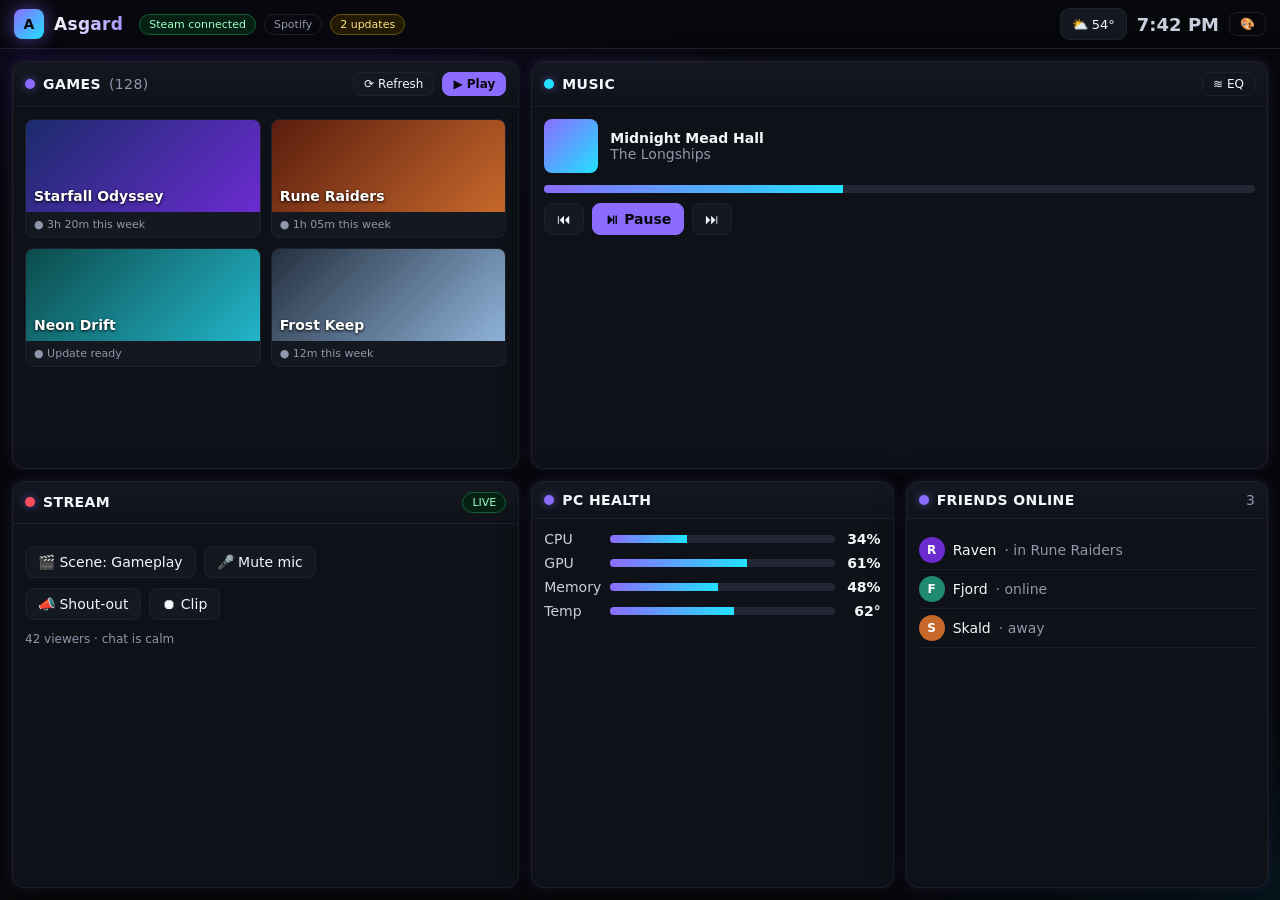
<file: static/preview.html>
<!doctype html>
<!-- Asgard Theme Studio - Created November 22, 2026 by The_Mead_Maker & Odin.
     Copyright (c) 2026 The_Mead_Maker & Odin. MIT License, see LICENSE. Keep this notice.
     The live preview: a pretend Asgard (or Valhalla) screen with made-up content, drawn with the same theme-kit files the
     real apps use. Nothing here is real data. -->
<html lang="en">
<head>
<meta charset="utf-8">
<title>Preview</title>
<link rel="stylesheet" href="preview.css">
<link rel="stylesheet" href="theme-kit.css">
<script src="theme-kit.js"></script>
</head>
<body class="mode-asgard">
  <header class="topbar">
    <div class="brand"><span class="logo" aria-hidden="true"><span class="logo-a only-asgard">A</span><span class="only-valhalla">ᛟ</span></span><span class="brand-name only-asgard" data-text="Asgard">Asgard</span><span class="brand-name only-valhalla">Valhalla</span></div>
    <div class="top-status">
      <span class="pill ok only-asgard">Steam connected</span><span class="pill only-asgard">Spotify</span><span class="pill warn only-asgard">2 updates</span>
      <span class="pill ok only-valhalla">All doors locked</span><span class="pill only-valhalla">Garage closed</span>
    </div>
    <div class="top-actions"><span class="hdr-chip only-valhalla">🎨 Scene</span><span class="hdr-chip">⛅ 54°</span><span class="clock">7:42 PM</span><button type="button" class="btn small ghost">🎨</button></div>
  </header>

  <main class="grid only-asgard">
    <section class="panel p-games">
      <div class="panel-head"><h2><span class="dot steam"></span>Games <span class="count">(128)</span></h2><div class="head-actions"><button type="button" class="btn small">⟳ Refresh</button><button type="button" class="btn small primary">▶ Play</button></div></div>
      <div class="panel-body">
        <div class="tiles">
          <div class="tile"><div class="cover c1">Starfall Odyssey</div><span class="gs-line">● 3h 20m this week</span></div>
          <div class="tile"><div class="cover c2">Rune Raiders</div><span class="gs-line">● 1h 05m this week</span></div>
          <div class="tile"><div class="cover c3">Neon Drift</div><span class="gs-line">● Update ready</span></div>
          <div class="tile"><div class="cover c4">Frost Keep</div><span class="gs-line">● 12m this week</span></div>
        </div>
      </div>
    </section>
    <section class="panel p-music">
      <div class="panel-head"><h2><span class="dot music"></span>Music</h2><div class="head-actions"><button type="button" class="btn small ghost">≋ EQ</button></div></div>
      <div class="panel-body">
        <div class="np"><div class="art"></div><div><b>Midnight Mead Hall</b><div class="muted">The Longships</div></div></div>
        <div class="bar"><i style="width:42%"></i></div>
        <div class="row"><button type="button" class="btn">⏮</button><button type="button" class="btn primary">⏯ Pause</button><button type="button" class="btn">⏭</button></div>
      </div>
    </section>
    <section class="panel p-stream">
      <div class="panel-head"><h2><span class="dot live"></span>Stream</h2><div class="head-actions"><span class="pill ok">LIVE</span></div></div>
      <div class="panel-body">
        <div class="row"><button type="button" class="btn">🎬 Scene: Gameplay</button><button type="button" class="btn">🎤 Mute mic</button></div>
        <div class="row"><button type="button" class="btn">📣 Shout-out</button><button type="button" class="btn">⏺ Clip</button></div>
        <p class="muted small">42 viewers · chat is calm</p>
      </div>
    </section>
    <section class="panel p-health">
      <div class="panel-head"><h2><span class="dot pc"></span>PC health</h2></div>
      <div class="panel-body">
        <div class="meter"><span>CPU</span><div class="bar"><i style="width:34%"></i></div><b>34%</b></div>
        <div class="meter"><span>GPU</span><div class="bar"><i style="width:61%"></i></div><b>61%</b></div>
        <div class="meter"><span>Memory</span><div class="bar"><i style="width:48%"></i></div><b>48%</b></div>
        <div class="meter"><span>Temp</span><div class="bar"><i style="width:55%"></i></div><b>62°</b></div>
      </div>
    </section>
    <section class="panel p-friends">
      <div class="panel-head"><h2><span class="dot chat"></span>Friends online</h2><div class="head-actions"><span class="count">3</span></div></div>
      <div class="panel-body">
        <div class="friend"><span class="av a1">R</span>Raven <span class="muted">· in Rune Raiders</span></div>
        <div class="friend"><span class="av a2">F</span>Fjord <span class="muted">· online</span></div>
        <div class="friend"><span class="av a3">S</span>Skald <span class="muted">· away</span></div>
      </div>
    </section>
  </main>

  <main class="grid vgrid only-valhalla">
    <section class="panel">
      <div class="panel-head"><h2><span class="dot lights"></span>Lights <span class="count">(6)</span></h2><div class="head-actions"><button type="button" class="btn small ghost">🎨 Scene colors</button><button type="button" class="btn small ghost">All off</button></div></div>
      <div class="panel-body"><div class="lights">
        <button type="button" class="btn light on">💡 Kitchen</button><button type="button" class="btn light on">💡 Living room</button><button type="button" class="btn light">💡 Porch</button>
        <button type="button" class="btn light">💡 Hallway</button><button type="button" class="btn light on">💡 Office</button><button type="button" class="btn light">💡 Garage</button></div></div>
    </section>
    <section class="panel">
      <div class="panel-head"><h2><span class="dot garage"></span>Garage</h2><div class="head-actions"><span class="pill ok">Closed</span></div></div>
      <div class="panel-body"><div class="garage">🚗</div><button type="button" class="btn big primary">Open garage</button></div>
    </section>
    <section class="panel">
      <div class="panel-head"><h2><span class="dot cal"></span>Calendar</h2></div>
      <div class="panel-body">
        <div class="ev"><b>Today</b> 6:00 PM · Game night</div><div class="ev"><b>Tue</b> 9:00 AM · Trash pickup</div><div class="ev"><b>Sat</b> All day · Yule</div>
      </div>
    </section>
    <section class="panel">
      <div class="panel-head"><h2><span class="dot board"></span>Board</h2><div class="head-actions"><button type="button" class="btn small ghost">Clear</button></div></div>
      <div class="panel-body"><div class="board">Milk · eggs · mead<br>Feed the cat ✓</div></div>
    </section>
  </main>
<script src="preview.js"></script>
</body>
</html>
</file>
<file: static/preview.css>
/* Asgard Theme Studio - Created November 22, 2026 by The_Mead_Maker & Odin.
   Copyright (c) 2026 The_Mead_Maker & Odin. MIT License, see LICENSE. Keep this notice.
   The preview's base look: the same tokens and shapes as Asgard's and Valhalla's own styles.css. */
:root {
  --bg: #07080b; --bg2: #0b0d12; --panel: #0e1117; --panel2: #141821; --panel3: #1b202b; --inset: #08090d;
  --line: #1d212b; --line2: #2b313e; --text: #f4f6fb; --text2: #c9cfdc; --muted: #8e97ab; --on-accent: #07080b;
  --accent: #8b6cff; --accent2: #22e1ff; --accent-glow: rgba(139,108,255,.55); --glow1: #120c2a; --glow2: #04202a;
  --glass: rgba(7,8,11,.78); --radius: 12px; --shadow: rgba(0,0,0,.55); --meter-bg: #232733; --fx-glow: 12px;
  --ok-bg: #062114; --ok-line: #12613a; --ok-text: #9dffc6; --warn-bg: #221a03; --warn-line: #6b5410; --warn-text: #ffe58a;
  font-family: "Segoe UI", system-ui, Arial, sans-serif; color-scheme: dark;
}
* { box-sizing: border-box; }
html { height: 100%; overflow: hidden; }
body { margin: 0; height: 100%; display: flex; flex-direction: column; font-size: 14px; color: var(--text);
  background: radial-gradient(1200px 600px at 10% -10%, var(--glow1) 0%, transparent 60%),
              radial-gradient(900px 500px at 110% 110%, var(--glow2) 0%, transparent 60%), var(--bg); }
body.mode-asgard .only-valhalla, body.mode-valhalla .only-asgard { display: none !important; }
.muted { color: var(--muted); } .small { font-size: 12px; }
.topbar { display: flex; align-items: center; gap: 16px; padding: 8px 14px; border-bottom: 1px solid var(--line); background: var(--glass); backdrop-filter: blur(8px); flex: 0 0 auto; }
.brand { display: flex; align-items: center; gap: 10px; font-weight: 700; font-size: 17px; letter-spacing: .3px; }
.logo { width: 30px; height: 30px; border-radius: 8px; display: grid; place-items: center; font-size: 14px; font-weight: 900; color: var(--on-accent);
  background: linear-gradient(135deg, var(--accent), var(--accent2)); box-shadow: 0 0 18px var(--accent-glow); }
.brand-name { position: relative; display: inline-block; background: linear-gradient(90deg, var(--text), color-mix(in srgb, var(--accent) 70%, var(--text))); -webkit-background-clip: text; background-clip: text; color: transparent; }
.top-status { flex: 1; display: flex; gap: 8px; flex-wrap: wrap; }
.pill { font-size: 11px; padding: 3px 9px; border-radius: 999px; border: 1px solid var(--line); color: var(--muted); white-space: nowrap; }
.pill.ok { color: var(--ok-text); border-color: var(--ok-line); background: var(--ok-bg); }
.pill.warn { color: var(--warn-text); border-color: var(--warn-line); background: var(--warn-bg); }
.top-actions { display: flex; align-items: center; gap: 10px; }
.clock { font-variant-numeric: tabular-nums; color: var(--text2); font-size: 18px; font-weight: 600; }
.hdr-chip { display: inline-flex; align-items: center; gap: 6px; height: 32px; padding: 0 11px; border-radius: 9px; border: 1px solid var(--line); background: var(--panel2); font-size: 13px; }
.grid { flex: 1; display: grid; gap: 12px; padding: 12px; min-height: 0; grid-template-columns: 1.4fr 1fr 1fr; grid-template-rows: 1fr 1fr; }
.p-music { grid-column: 2 / 4; }
.vgrid { grid-template-columns: 1.3fr 1fr; grid-template-rows: 1fr 1fr; }
.panel { position: relative; background: linear-gradient(180deg, var(--panel2) 0%, var(--panel) 48px); border: 1px solid var(--line); border-radius: var(--radius);
  display: flex; flex-direction: column; min-width: 0; min-height: 0; overflow: hidden; box-shadow: 0 8px 30px var(--shadow), 0 0 var(--fx-glow) color-mix(in srgb, var(--accent) 22%, transparent); }
.panel-head { display: flex; align-items: center; justify-content: space-between; gap: 8px; padding: 10px 12px; border-bottom: 1px solid var(--line); flex: 0 0 auto; }
.panel-head h2 { margin: 0; font-size: 14px; font-weight: 600; letter-spacing: .4px; text-transform: uppercase; display: flex; align-items: center; gap: 8px; white-space: nowrap; }
.head-actions { display: flex; align-items: center; gap: 8px; }
.count { color: var(--muted); font-weight: 400; text-transform: none; }
.dot { width: 10px; height: 10px; border-radius: 50%; display: inline-block; background: var(--accent); box-shadow: 0 0 8px var(--accent-glow); }
.dot.music, .dot.cal, .dot.board { background: var(--accent2); }
.dot.live { background: #ff4d5e; }
.panel-body { flex: 1 1 auto; overflow: hidden; padding: 12px; min-height: 0; }
.btn { appearance: none; border: 1px solid var(--line); background: var(--panel2); color: var(--text); border-radius: 8px; padding: 7px 12px; cursor: pointer; font: inherit;
  display: inline-flex; align-items: center; gap: 6px; transition: background .15s, border-color .15s, transform .05s; white-space: nowrap; }
.btn:hover { border-color: var(--line2); background: var(--panel3); }
.btn.small { padding: 4px 10px; font-size: 12px; }
.btn.big { padding: 12px 20px; font-size: 16px; font-weight: 600; margin-top: 10px; }
.btn.primary { background: var(--accent); border-color: var(--accent); color: var(--on-accent); font-weight: 600; }
.btn.ghost { background: transparent; }
.row { display: flex; gap: 8px; flex-wrap: wrap; margin-top: 10px; }
.tiles { display: grid; grid-template-columns: 1fr 1fr; gap: 10px; }
.tile { border: 1px solid var(--line); border-radius: calc(var(--radius) - 4px); overflow: hidden; background: var(--panel2); }
.cover { height: 92px; display: grid; place-items: end start; padding: 8px; font-weight: 800; font-size: 14px; color: #fff; text-shadow: 0 1px 3px #000; }
.c1 { background: linear-gradient(135deg, #1b2b6b, #6b2bd1); } .c2 { background: linear-gradient(135deg, #5a1d0e, #c7682b); }
.c3 { background: linear-gradient(135deg, #0c4b4b, #22b5c9); } .c4 { background: linear-gradient(135deg, #24303f, #8fb3d9); }
.gs-line { display: block; font-size: 11px; color: var(--muted); padding: 6px 8px; }
.np { display: flex; gap: 12px; align-items: center; }
.art { width: 54px; height: 54px; border-radius: 8px; background: linear-gradient(135deg, var(--accent), var(--accent2)); flex: 0 0 auto; }
.bar { height: 8px; border-radius: 6px; background: var(--meter-bg); overflow: hidden; margin-top: 12px; flex: 1; }
.bar i { display: block; height: 100%; background: linear-gradient(90deg, var(--accent), var(--accent2)); }
.meter { display: flex; align-items: center; gap: 10px; margin-bottom: 8px; } .meter span { width: 56px; color: var(--text2); } .meter .bar { margin-top: 0; } .meter b { width: 36px; text-align: right; }
.friend { display: flex; align-items: center; gap: 8px; padding: 6px 0; border-bottom: 1px solid var(--line); }
.av { width: 26px; height: 26px; border-radius: 50%; display: grid; place-items: center; font-weight: 700; font-size: 12px; color: #fff; }
.a1 { background: #6b2bd1; } .a2 { background: #1f8a70; } .a3 { background: #c7682b; }
.lights { display: grid; grid-template-columns: repeat(3, 1fr); gap: 8px; } .light.on { border-color: var(--accent); box-shadow: 0 0 10px var(--accent-glow); }
.garage { font-size: 54px; text-align: center; }
.ev { padding: 8px 0; border-bottom: 1px solid var(--line); } .ev b { color: var(--accent); margin-right: 6px; }
.board { background: #f4f4ef; color: #1b1e2a; border-radius: 8px; padding: 14px; height: 100%; font-family: "Ink Free", "Segoe Print", cursive; font-size: 18px; }
</file>
<file: static/theme-kit.css>
/* Asgard Theme Kit (theme format v2) styles - Created November 22, 2026 by The_Mead_Maker & Odin.
   Copyright (c) 2026 The_Mead_Maker & Odin. MIT License, see LICENSE. Keep this notice.
   Shared, unchanged, by Asgard, Valhalla and Asgard Theme Studio. theme-kit.js only ever sets whitelisted names in
   data-tk-* attributes on <html>, plus a few CSS variables built from whitelisted values; every look lives here.
   Targets the class names Asgard and Valhalla share: .panel, .panel-head h2, .btn, .hdr-chip, .pill, .brand-name, .logo. */

/* ---------- Fonts (built-in Windows fonts only) ---------- */
:root[data-tk-font-t] body, :root[data-tk-font-t] .btn, :root[data-tk-font-t] input, :root[data-tk-font-t] select { font-family: var(--tk-font-t); }
:root[data-tk-font-h] .panel-head h2, :root[data-tk-font-h] .brand-name, :root[data-tk-font-h] h1, :root[data-tk-font-h] h3 { font-family: var(--tk-font-h); }
:root[data-tk-font-h="bold"] .panel-head h2, :root[data-tk-font-h="gothic"] .panel-head h2, :root[data-tk-font-h="marker"] .panel-head h2 { font-weight: 400; letter-spacing: 1px; font-size: 16px; }

/* ---------- Buttons & labels: Rounded pills ---------- */
:root[data-tk-btn="pill"] .btn, :root[data-tk-btn="pill"] .hdr-chip { border-radius: 999px; padding-left: 16px; padding-right: 16px; }
:root[data-tk-btn="pill"] .panel-head h2 { background: color-mix(in srgb, var(--accent) 20%, transparent); color: var(--text); padding: 3px 14px; border-radius: 999px; }

/* ---------- Stickers & tape (the Gachiakuta look) ---------- */
:root[data-tk-btn="sticker"] .panel { border: 2px solid #120c07; border-radius: 4px 12px 5px 14px; box-shadow: 5px 5px 0 #120c07, 8px 8px 0 var(--accent); overflow: visible; }
:root[data-tk-btn="sticker"] .panel-head { border-bottom: 2px dashed color-mix(in srgb, var(--text) 25%, transparent); overflow: visible; }
:root[data-tk-btn="sticker"] .panel-head h2 { position: relative; background: #f1e4c3; color: #1a120b; padding: 4px 14px 3px; transform: rotate(-2deg);
  box-shadow: 3px 3px 0 var(--accent); border-radius: 2px 6px 3px 5px; font-weight: 800; }
:root[data-tk-btn="sticker"] .panel-head h2::after { content: ""; position: absolute; top: -9px; left: 50%; width: 48px; height: 16px; margin-left: -24px;
  background: rgba(236, 224, 186, .72); transform: rotate(5deg); box-shadow: 0 1px 2px rgba(0,0,0,.35); pointer-events: none; }
:root[data-tk-btn="sticker"] .panel:nth-child(2n) .panel-head h2 { transform: rotate(1.6deg); background: var(--accent2); color: #120c07; }
:root[data-tk-btn="sticker"] .panel:nth-child(3n) .panel-head h2 { transform: rotate(-.8deg); background: var(--accent); color: var(--on-accent); }
:root[data-tk-btn="sticker"] .panel-head h2 .count { color: inherit; opacity: .75; }
:root[data-tk-btn="sticker"] .btn, :root[data-tk-btn="sticker"] .hdr-chip { border: 2px solid #120c07; border-radius: 3px 9px 4px 10px; background: #efe2bf; color: #1a120b;
  box-shadow: 3px 3px 0 var(--accent); transform: rotate(-1deg); font-weight: 700; }
:root[data-tk-btn="sticker"] .btn:nth-child(2n), :root[data-tk-btn="sticker"] .hdr-chip:nth-child(2n) { transform: rotate(1.2deg); }
:root[data-tk-btn="sticker"] .btn:hover, :root[data-tk-btn="sticker"] .hdr-chip:hover { transform: rotate(0) translate(-1px, -1px); box-shadow: 4px 4px 0 var(--accent2); background: #fff3cf; color: #1a120b; }
:root[data-tk-btn="sticker"] .pill { border: 2px solid #120c07; border-radius: 3px 9px 4px 10px; background: var(--accent2); color: #120c07; transform: rotate(-1.5deg); }

/* ---------- Clipped corners (the Cyberpunk look): accent corners, second colour on hover ---------- */
:root[data-tk-btn="clipped"] .panel { border-radius: 0; border-color: color-mix(in srgb, var(--accent) 40%, var(--line));
  clip-path: polygon(0 0, calc(100% - 18px) 0, 100% 18px, 100% 100%, 18px 100%, 0 calc(100% - 18px));
  background: linear-gradient(225deg, var(--accent) 0 13px, transparent 13.5px), linear-gradient(45deg, var(--accent) 0 13px, transparent 13.5px),
    linear-gradient(180deg, var(--panel2) 0%, var(--panel) 48px); }
:root[data-tk-btn="clipped"] .panel:hover { background: linear-gradient(225deg, var(--accent2) 0 13px, transparent 13.5px), linear-gradient(45deg, var(--accent2) 0 13px, transparent 13.5px),
    linear-gradient(180deg, var(--panel2) 0%, var(--panel) 48px); }
:root[data-tk-btn="clipped"] .panel-head h2 { color: var(--accent); border-left: 4px solid var(--accent); padding-left: 8px; letter-spacing: 2px; }
:root[data-tk-btn="clipped"] .btn, :root[data-tk-btn="clipped"] .hdr-chip { border-radius: 0; border: 1px solid var(--accent); color: var(--accent);
  background: color-mix(in srgb, var(--accent) 12%, transparent); text-transform: uppercase; letter-spacing: 1px;
  clip-path: polygon(0 0, calc(100% - 10px) 0, 100% 10px, 100% 100%, 10px 100%, 0 calc(100% - 10px)); }
:root[data-tk-btn="clipped"] .btn:hover, :root[data-tk-btn="clipped"] .hdr-chip:hover { border-color: var(--accent2); color: var(--accent2); background: color-mix(in srgb, var(--accent2) 16%, transparent); }
:root[data-tk-btn="clipped"] .pill { border-radius: 0; border-color: var(--accent); color: var(--accent); clip-path: polygon(0 0, calc(100% - 6px) 0, 100% 6px, 100% 100%, 6px 100%, 0 calc(100% - 6px)); }

/* ---------- Neon glow ---------- */
:root[data-tk-btn="neon"] .panel { border-color: var(--accent); box-shadow: 0 0 calc(var(--fx-glow, 12px) + 6px) var(--accent-glow), inset 0 0 14px color-mix(in srgb, var(--accent) 18%, transparent); }
:root[data-tk-btn="neon"] .panel-head h2 { color: var(--accent); text-shadow: 0 0 6px var(--accent-glow), 0 0 16px var(--accent-glow); }
:root[data-tk-btn="neon"] .btn, :root[data-tk-btn="neon"] .hdr-chip { border-color: var(--accent); color: var(--accent); background: color-mix(in srgb, var(--accent) 8%, transparent);
  text-shadow: 0 0 6px var(--accent-glow); box-shadow: 0 0 10px var(--accent-glow), inset 0 0 8px color-mix(in srgb, var(--accent) 20%, transparent); }
:root[data-tk-btn="neon"] .btn:hover, :root[data-tk-btn="neon"] .hdr-chip:hover { border-color: var(--accent2); color: var(--accent2); box-shadow: 0 0 16px color-mix(in srgb, var(--accent2) 60%, transparent); }
:root[data-tk-btn="neon"] .pill { border-color: var(--accent2); color: var(--accent2); box-shadow: 0 0 8px color-mix(in srgb, var(--accent2) 45%, transparent); }

/* ---------- Rose-gold edges (the Dark Romance look) ---------- */
:root[data-tk-btn="rose-gold"] { --tk-rose: linear-gradient(135deg, #f6d9c9, #b76e79 38%, #e8b49a 68%, #8c4f5a); }
:root[data-tk-btn="rose-gold"] .panel { border: 1px solid transparent;
  background: linear-gradient(180deg, var(--panel2) 0%, var(--panel) 48px) padding-box, var(--tk-rose) border-box; box-shadow: 0 10px 34px rgba(0,0,0,.55), 0 0 18px rgba(232, 180, 154, .12); }
:root[data-tk-btn="rose-gold"] .panel-head { border-bottom-color: rgba(232, 180, 154, .35); }
:root[data-tk-btn="rose-gold"] .panel-head h2 { color: #f0c9b4; text-transform: none; letter-spacing: 1.2px; font-style: italic; font-weight: 500; }
:root[data-tk-btn="rose-gold"] .btn, :root[data-tk-btn="rose-gold"] .hdr-chip { border: 1px solid transparent; color: #f6dccd;
  background: linear-gradient(var(--panel2), var(--panel2)) padding-box, var(--tk-rose) border-box; }
:root[data-tk-btn="rose-gold"] .btn:hover, :root[data-tk-btn="rose-gold"] .hdr-chip:hover { background: linear-gradient(color-mix(in srgb, #b76e79 22%, var(--panel2)), color-mix(in srgb, #b76e79 22%, var(--panel2))) padding-box, var(--tk-rose) border-box; }
:root[data-tk-btn="rose-gold"] .pill { border-color: #c98f86; color: #f0c9b4; }

/* ---------- Logo styles (the app name in the top-left) ---------- */
:root[data-tk-logo] .brand-name { background: none; -webkit-background-clip: border-box; background-clip: border-box; -webkit-text-fill-color: currentColor; }
:root[data-tk-logo="neon"] .brand-name { color: var(--accent); text-shadow: 0 0 6px var(--accent), 0 0 18px var(--accent-glow), 0 0 32px var(--accent-glow); letter-spacing: 1.5px; }
:root[data-tk-logo="neon"] .logo { box-shadow: 0 0 10px var(--accent), 0 0 26px var(--accent-glow); }
:root[data-tk-logo="glitch"] .brand-name { color: var(--text); text-transform: uppercase; letter-spacing: 3px; transform: skewX(-8deg);
  text-shadow: -2px 0 var(--accent2), 2px 0 var(--accent); }
:root[data-tk-logo="glitch"] .logo { border-radius: 0; clip-path: polygon(0 0, 75% 0, 100% 25%, 100% 100%, 25% 100%, 0 75%); }
:root[data-tk-logo="sticker"] .brand-name { color: #1a120b; background: #f1e4c3; padding: 2px 12px 1px; transform: rotate(-3deg); box-shadow: 3px 3px 0 var(--accent);
  text-transform: uppercase; font-weight: 900; letter-spacing: 1px; border-radius: 2px 7px 3px 6px; }
:root[data-tk-logo="sticker"] .logo { border-radius: 4px 10px 5px 9px; border: 2px solid #120c07; transform: rotate(4deg); }
:root[data-tk-logo="gold"] .brand-name { background: linear-gradient(180deg, #fff6d0 0%, #e7c26a 45%, #a3761f 55%, #f2d27e 100%); -webkit-background-clip: text; background-clip: text;
  -webkit-text-fill-color: transparent; color: transparent; letter-spacing: 2.5px; font-variant-caps: small-caps; }
:root[data-tk-logo="chrome"] .brand-name { background: linear-gradient(180deg, #ffffff 0%, #c9d1de 44%, #39404e 50%, #9aa6ba 56%, #ffffff 100%); -webkit-background-clip: text; background-clip: text;
  -webkit-text-fill-color: transparent; color: transparent; font-style: italic; text-transform: uppercase; letter-spacing: 2px; font-weight: 900; }
:root[data-tk-logo="stencil"] .brand-name { color: transparent; -webkit-text-fill-color: transparent; -webkit-text-stroke: 1.4px var(--accent); text-transform: uppercase; letter-spacing: 5px; font-weight: 900; }

/* ---------- Textures (drawn here as tiny built-in patterns; nothing is downloaded) ---------- */
:root[data-tk-tex="marble"] { --tk-tex-img: url("data:image/svg+xml,%3Csvg xmlns='http://www.w3.org/2000/svg' width='600' height='600'%3E%3Cfilter id='m'%3E%3CfeTurbulence type='fractalNoise' baseFrequency='.004 .011' numOctaves='5' seed='7'/%3E%3CfeColorMatrix values='0 0 0 0 .93  0 0 0 0 .92  0 0 0 0 .9  2.6 -1.2 -1.2 0 -.35'/%3E%3C/filter%3E%3Crect width='600' height='600' filter='url(%23m)'/%3E%3C/svg%3E"); }
:root[data-tk-tex="grunge"] { --tk-tex-img: url("data:image/svg+xml,%3Csvg xmlns='http://www.w3.org/2000/svg' width='500' height='500'%3E%3Cfilter id='g'%3E%3CfeTurbulence type='fractalNoise' baseFrequency='.018' numOctaves='4' seed='3'/%3E%3CfeColorMatrix values='0 0 0 0 .08  0 0 0 0 .05  0 0 0 0 .02  0 0 0 2.4 -1.05'/%3E%3C/filter%3E%3Cfilter id='s'%3E%3CfeTurbulence type='fractalNoise' baseFrequency='.85' numOctaves='2' seed='5'/%3E%3CfeColorMatrix values='0 0 0 0 .95  0 0 0 0 .9  0 0 0 0 .8  0 0 0 3 -2.2'/%3E%3C/filter%3E%3Crect width='500' height='500' filter='url(%23g)'/%3E%3Crect width='500' height='500' filter='url(%23s)'/%3E%3C/svg%3E"); }
:root[data-tk-tex="paper"] { --tk-tex-img: url("data:image/svg+xml,%3Csvg xmlns='http://www.w3.org/2000/svg' width='300' height='300'%3E%3Cfilter id='p'%3E%3CfeTurbulence type='fractalNoise' baseFrequency='.7' numOctaves='3' seed='11'/%3E%3CfeColorMatrix values='0 0 0 0 .96  0 0 0 0 .92  0 0 0 0 .84  0 0 0 .55 0'/%3E%3C/filter%3E%3Crect width='300' height='300' filter='url(%23p)'/%3E%3C/svg%3E"); }
:root[data-tk-tex="carbon"] { --tk-tex-img: linear-gradient(27deg, #151515 5px, transparent 5px) 0 5px, linear-gradient(207deg, #151515 5px, transparent 5px) 10px 0px,
  linear-gradient(27deg, #222 5px, transparent 5px) 0px 10px, linear-gradient(207deg, #222 5px, transparent 5px) 10px 5px, linear-gradient(90deg, #1b1b1b 10px, transparent 10px),
  linear-gradient(#1d1d1d 25%, #1a1a1a 25%, #1a1a1a 50%, transparent 50%, transparent 75%, #242424 75%, #242424); }
:root[data-tk-tex]::before { content: ""; position: fixed; inset: 0; z-index: -2; pointer-events: none; background: var(--tk-tex-img); opacity: calc(var(--tk-tex-strength, .5) * .7); }
:root[data-tk-tex="carbon"]::before { background-size: 20px 20px; background-color: #131313; }
:root[data-tk-tex="paper"]::before { mix-blend-mode: soft-light; opacity: calc(var(--tk-tex-strength, .5) * 1); }
/* "Also on the boxes": a see-through veil of the box colour over the pattern sets how strong it looks. */
:root[data-tk-tex-boxes] .panel { background-image: linear-gradient(color-mix(in srgb, var(--panel) calc(100% - var(--tk-tex-strength, .5) * 75%), transparent), color-mix(in srgb, var(--panel) calc(100% - var(--tk-tex-strength, .5) * 75%), transparent)), var(--tk-tex-img); background-color: var(--panel); }
:root[data-tk-tex-boxes][data-tk-tex="carbon"] .panel { background-size: auto, 20px 20px; }
:root[data-tk-tex-boxes][data-tk-btn="rose-gold"] .panel { background: linear-gradient(color-mix(in srgb, var(--panel) calc(100% - var(--tk-tex-strength, .5) * 75%), transparent), color-mix(in srgb, var(--panel) calc(100% - var(--tk-tex-strength, .5) * 75%), transparent)) padding-box, var(--tk-tex-img) padding-box, var(--tk-rose) border-box; }

/* ---------- Your picture ---------- */
.tk-art { pointer-events: none; }
.tk-art-bg { position: fixed; inset: 0; z-index: -3; }
.tk-art-bg img { width: 100%; height: 100%; object-fit: cover; display: block; }
.tk-art-bg::after { content: ""; position: absolute; inset: 0; background: var(--bg); opacity: var(--tk-dim, .45); }
.tk-art-sticker { position: fixed; z-index: 40; width: var(--tk-st-size, 180px); transform: rotate(var(--tk-st-tilt, 0deg)); filter: drop-shadow(3px 5px 6px rgba(0,0,0,.55)); }
.tk-art-sticker img { width: 100%; height: auto; display: block; }
.tk-art-sticker.tk-c-top-left { top: 64px; left: 16px; }
.tk-art-sticker.tk-c-top-right { top: 64px; right: 16px; }
.tk-art-sticker.tk-c-bottom-left { bottom: 16px; left: 16px; }
.tk-art-sticker.tk-c-bottom-right { bottom: 16px; right: 16px; }
:root[data-lite] .tk-art-sticker { display: none; }
@media print { .tk-art, :root[data-tk-tex]::before { display: none; } }

/* ---------- Button colours win over the host app's own header/ghost button rules ---------- */
:root[data-tk-btn="sticker"] .btn, :root[data-tk-btn="sticker"] .hdr-chip { background: #efe2bf !important; color: #1a120b !important; border: 2px solid #120c07 !important; border-radius: 3px 9px 4px 10px !important; }
:root[data-tk-btn="sticker"] .btn:hover, :root[data-tk-btn="sticker"] .hdr-chip:hover { background: #fff3cf !important; }
:root[data-tk-btn="clipped"] .btn, :root[data-tk-btn="clipped"] .hdr-chip { background: color-mix(in srgb, var(--accent) 12%, transparent) !important; color: var(--accent) !important; border: 1px solid var(--accent) !important; border-radius: 0 !important; }
:root[data-tk-btn="clipped"] .btn:hover, :root[data-tk-btn="clipped"] .hdr-chip:hover { background: color-mix(in srgb, var(--accent2) 16%, transparent) !important; color: var(--accent2) !important; border-color: var(--accent2) !important; }
:root[data-tk-btn="neon"] .btn, :root[data-tk-btn="neon"] .hdr-chip { background: color-mix(in srgb, var(--accent) 8%, transparent) !important; color: var(--accent) !important; border-color: var(--accent) !important; }
:root[data-tk-btn="neon"] .btn:hover, :root[data-tk-btn="neon"] .hdr-chip:hover { color: var(--accent2) !important; border-color: var(--accent2) !important; }
:root[data-tk-btn="rose-gold"] .btn, :root[data-tk-btn="rose-gold"] .hdr-chip { background: linear-gradient(var(--panel2), var(--panel2)) padding-box, var(--tk-rose) border-box !important; color: #f6dccd !important; border: 1px solid transparent !important; }
:root[data-tk-btn="rose-gold"] .btn:hover, :root[data-tk-btn="rose-gold"] .hdr-chip:hover { background: linear-gradient(color-mix(in srgb, #b76e79 22%, var(--panel2)), color-mix(in srgb, #b76e79 22%, var(--panel2))) padding-box, var(--tk-rose) border-box !important; }
:root[data-tk-btn="pill"] .btn, :root[data-tk-btn="pill"] .hdr-chip { border-radius: 999px !important; }
</file>
